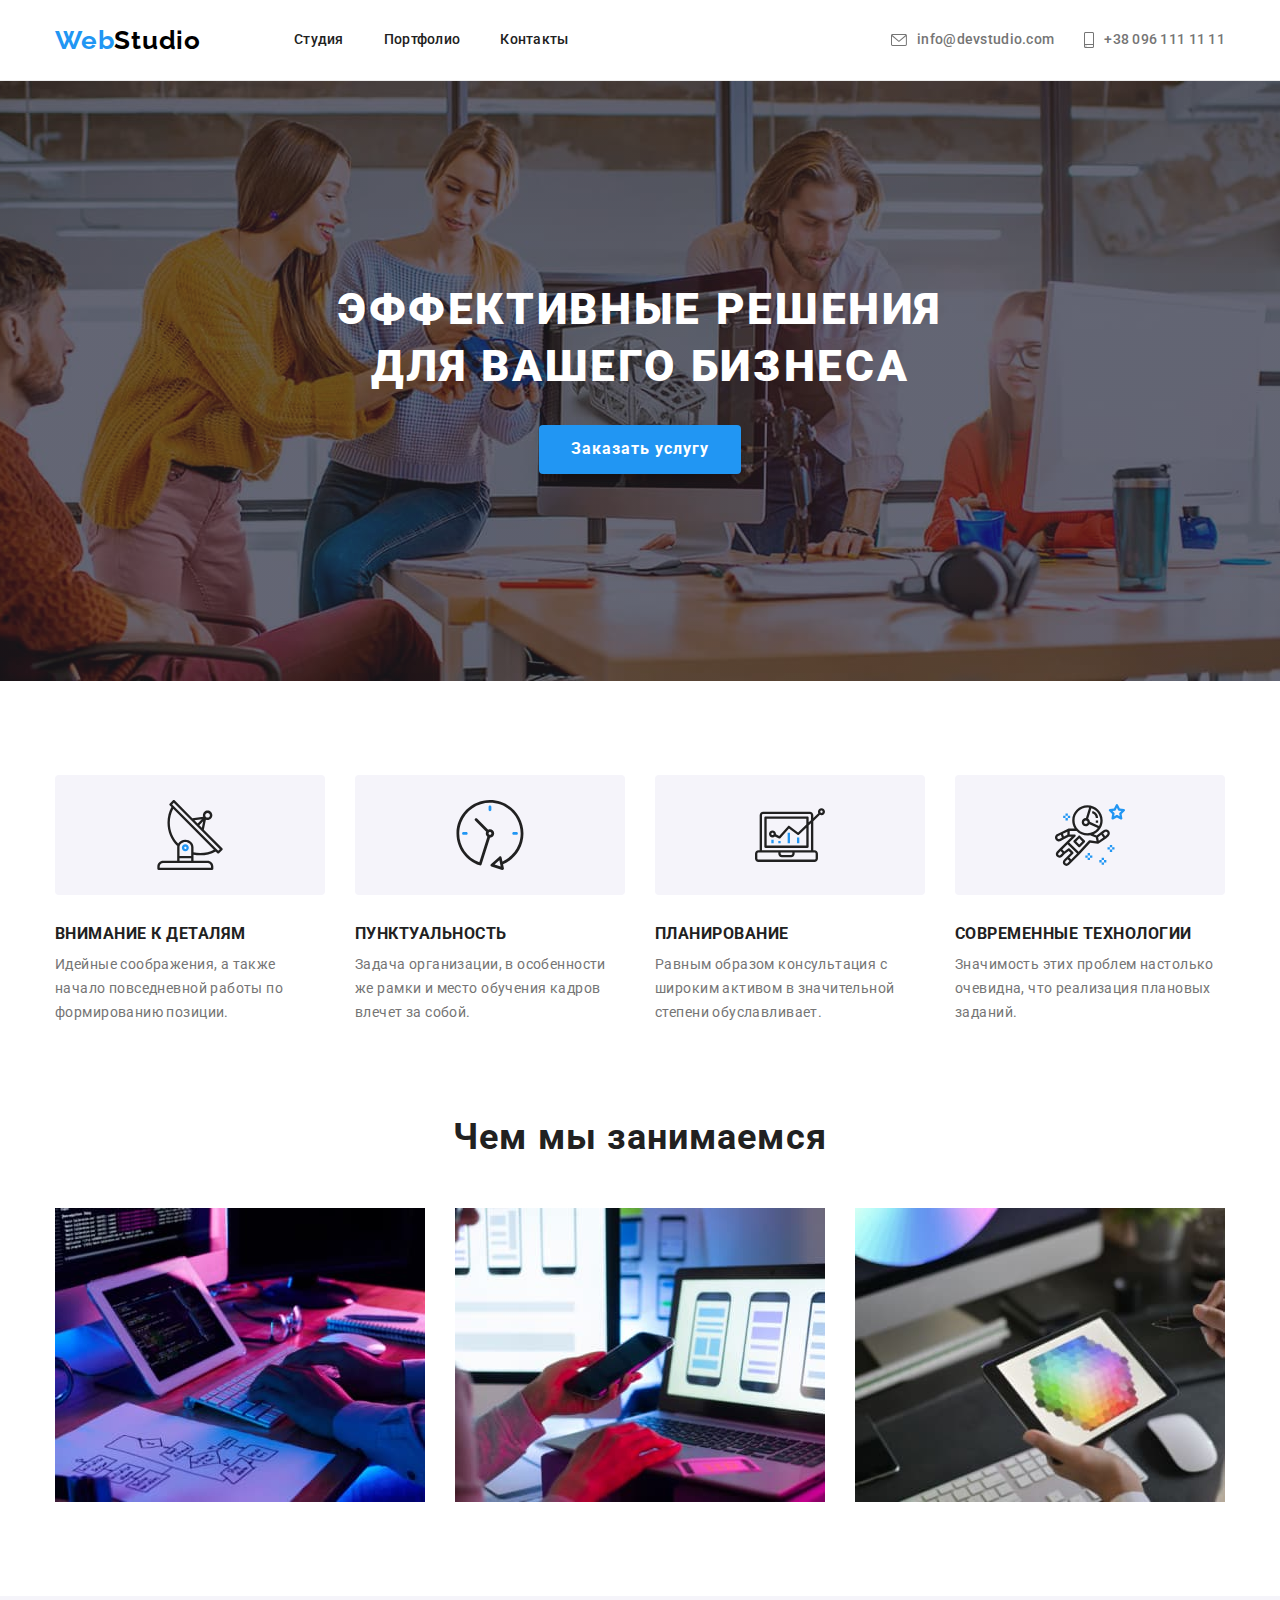
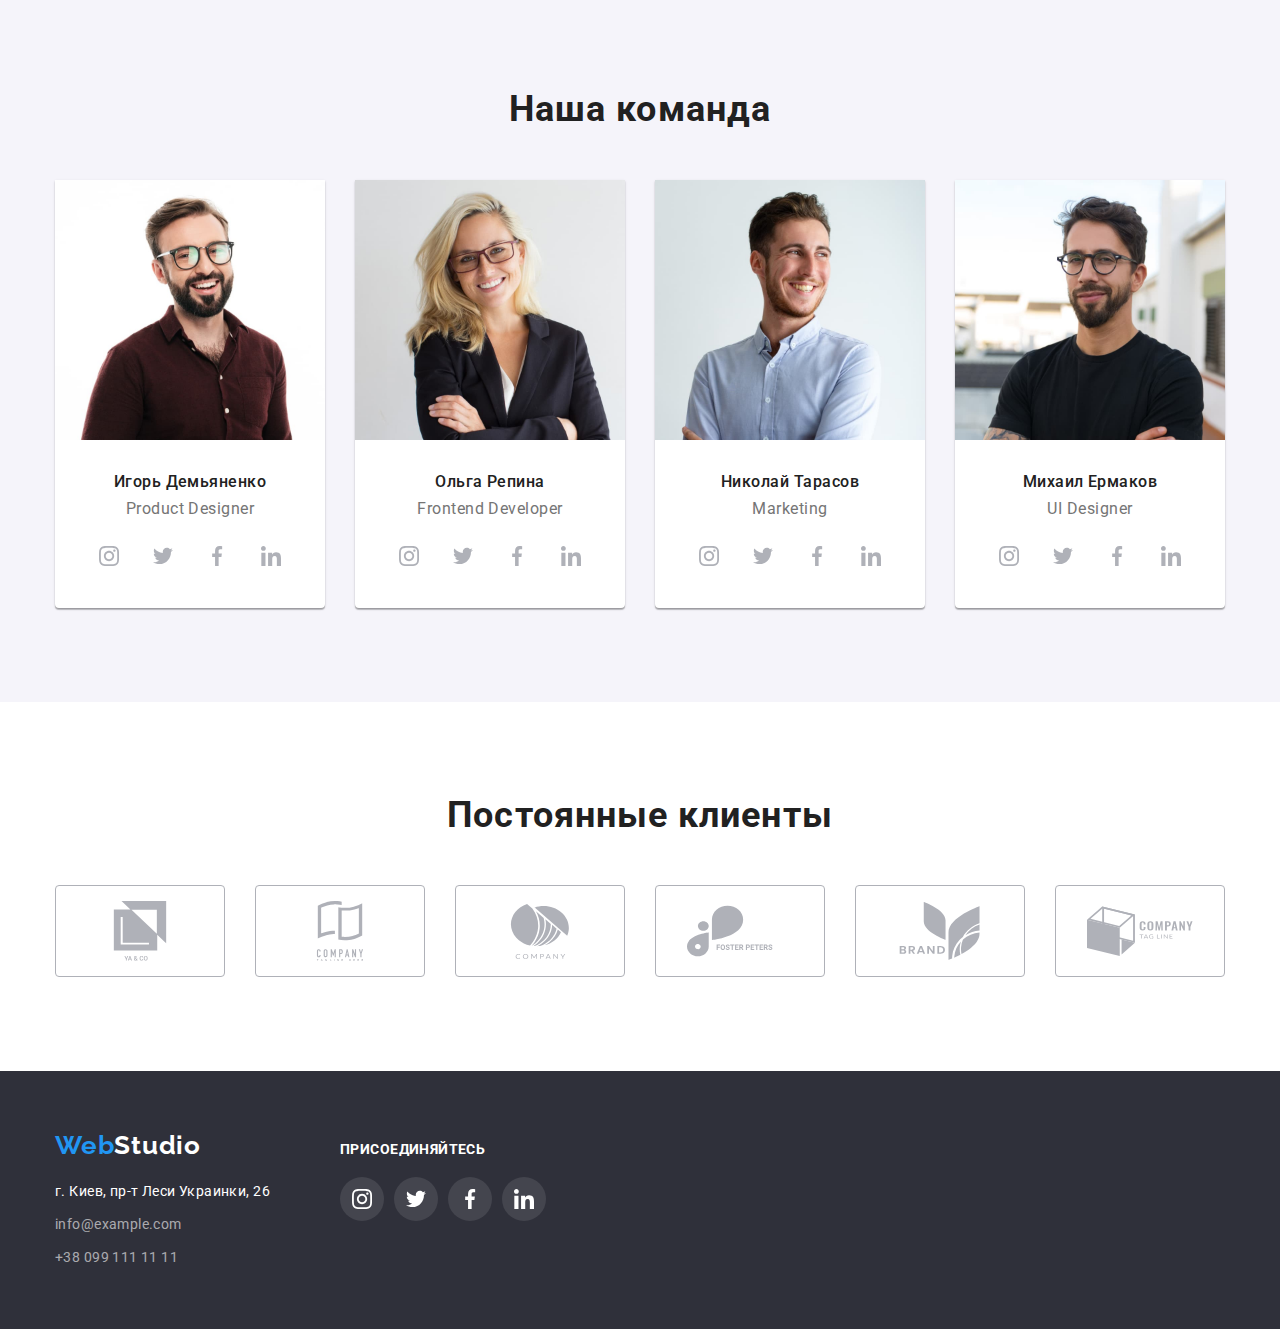
<file: index.html>
<!DOCTYPE html>
<html lang="ru">

<head>
    <meta charset="UTF-8">
    <meta http-equiv="X-UA-Compatible" content="IE=edge">
    <meta name="viewport" content="width=device-width, initial-scale=1.0">
    <title>Dokument1</title>
    <link rel="stylesheet"
        href="https://cdnjs.cloudflare.com/ajax/libs/modern-normalize/1.1.0/modern-normalize.min.css">
    <link rel="stylesheet" href="./css/styles.css">
    <link rel="preconnect" href="https://fonts.googleapis.com">
    <link rel="preconnect" href="https://fonts.gstatic.com" crossorigin>
    <link
        href="https://fonts.googleapis.com/css2?family=Raleway:wght@700&family=Roboto:wght@400;500;700;900&display=swap"
        rel="stylesheet">
</head>

<body>
    <!--Шапка -->
    <header class="page-header">
        <div class="hed-container container">
            <nav class="nav">
                <a href="" class="logo"> Web<span class="span-logo">Studio</span></a>
                <ul class="nav-list">
                    <li class="nav-item"><a href="./index.html" class="nav-link"> Студия</a></li>
                    <li class="nav-item"><a href="./portfolio.html" class="nav-link">Портфолио</a></li>
                    <li class="nav-item"><a href="" class="nav-links">Контакты </a></li>
                </ul>
            </nav>
            <ul class="contakt">
                <li>
                    <a href="mailto:info@devstudio.com" class="contakt-link">
                        <svg class="contact-icon" width="16" height="12">
                            <use href="./images/symbol-defs.svg#icon-envelope"></use>
                        </svg> info@devstudio.com
                    </a>
                </li>
                <li>
                    <a href="tel:+380961111111" class="contakt-link">
                        <svg class="contact-icon" width="10" height="16">
                            <use href="./images/symbol-defs.svg#icon-smartphone-1"></use>
                        </svg>+38 096 111 11 11
                    </a>
                </li>
            </ul>
        </div>
    </header>
    <main>
        <!--Заголовок-->
        <section class="caption overlay">
            <div class="container">
                <h1 class="caption-title">Эффективные решения для вашего бизнеса</h1>
                <button type="button" class="caption-button">Заказать услугу</button>
            </div>

        </section>
        <!--Особенности-->
        <section class="advantage section">
            <div class="container">
                <h2>Наши преимущества</h2>
                <ul class="advantage-list">
                    <li class="advantage-item">
                        <div class="advantage-blok">
                            <svg class="advantage-icon" width="70" height="70">
                                <use href="images/symbol-defs.svg#icon-antenna1"> </use>
                            </svg>
                        </div>
                        <h3>Внимание к деталям</h3>
                        <p class="advantage-content">Идейные соображения, а также начало повседневной работы по
                            формированию
                            позиции.</p>
                    </li>
                    <li class="advantage-item">
                        <div class="advantage-blok">
                            <svg class="advantage-icon" width="70" height="70">
                                <use href="images/symbol-defs.svg#icon-clock1"> </use>
                            </svg>
                        </div>
                        <h3 class="advantage-title">Пунктуальность</h3>
                        <p class="advantage-content">Задача организации, в особенности же рамки и место обучения кадров
                            влечет за
                            собой.</p>
                    </li>
                    <li class="advantage-item">
                        <div class="advantage-blok">
                            <svg class="advantage-icon" width="70" height="70">
                                <use href="images/symbol-defs.svg#icon-diagram1"> </use>
                            </svg>
                        </div>
                        <h3 class="advantage-title">Планирование</h3>
                        <p class="advantage-content">Равным образом консультация с широким активом в значительной
                            степени
                            обуславливает.</p>
                    </li>
                    <li class="advantage-item">
                        <div class="advantage-blok">
                            <svg class="advantage-icon" width="70" height="70">
                                <use href="images/symbol-defs.svg#icon-astronaut1"> </use>
                            </svg>
                        </div>
                        <h3 class="advantage-title">Современные технологии</h3>
                        <p class="advantage-content">Значимость этих проблем настолько очевидна, что реализация плановых
                            заданий.</p>
                    </li>
                </ul>
            </div>
        </section>
        <!--Чем мы занимаемся-->
        <section class="features section">
            <div class="container">
                <h2 class="features-title">Чем мы занимаемся</h2>
                <ul class="features-list">
                    <li class="features-item"><img src="./images/box1.jpg" class="features-picture" alt="создания сайта"
                            width="370"></li>
                    <li class="features-item"><img src="./images/box2.jpg" class="features-picture"
                            alt="делаем дизайн мобильного приложения" width="370"></li>
                    <li class="features-item"><img src="./images/box3.jpg" class="features-picture"
                            alt="делаем дизайн сайта" width="370"></li>
                </ul>
            </div>
        </section>
        <!--Наша команда-->
        <section class="team section">
            <div class="container">
                <h2 class="team-title">Наша команда</h2>
                <ul class="team-list">
                    <li class="team-item"> <img src="./images/img1.jpg" class="team-picture" alt="Игорь Демьяненко"
                            width="270">
                        <div class="team-details">
                            <h3 class="team-name">Игорь Демьяненко</h3>
                            <p class="team-content">Product Designer</p>
                            <ul class="social-list">
                                <li>
                                    <a href="" class="social-link">
                                        <svg class="social-icon" width="20" height="20">
                                            <use href="images/symbol-defs.svg#icon-instagram1"></use>
                                        </svg>
                                    </a>
                                </li>
                                <li>
                                    <a href="" class="social-link">
                                        <svg class="social-icon" width="20" height="20">
                                            <use href="images/symbol-defs.svg#icon-twitter1"></use>
                                        </svg>
                                    </a>
                                </li>
                                <li>
                                    <a href="" class="social-link">
                                        <svg class="social-icon" width="20" height="20">
                                            <use href="images/symbol-defs.svg#icon-facebook1"></use>
                                        </svg>
                                    </a>
                                </li>
                                <li>
                                    <a href="" class="social-link">
                                        <svg class="social-icon" width="20" height="20">
                                            <use href="images/symbol-defs.svg#icon-linkedin1"></use>
                                        </svg>
                                    </a>
                                </li>
                            </ul>
                        </div>
                    </li>
                    <li class="team-item"><img src="./images/img2.jpg" class="team-picture" alt="Ольга Репина"
                            width="270">
                        <div class="team-details">
                            <h3 class="team-name">Ольга Репина</h3>
                            <p class="team-content">Frontend Developer</p>
                            <ul class="social-list">
                                <li>
                                    <a href="" class="social-link">
                                        <svg class="social-icon" width="20" height="20">
                                            <use href="images/symbol-defs.svg#icon-instagram1"></use>
                                        </svg>
                                    </a>
                                </li>
                                <li>
                                    <a href="" class="social-link">
                                        <svg class="social-icon" width="20" height="20">
                                            <use href="images/symbol-defs.svg#icon-twitter1"></use>
                                        </svg>
                                    </a>
                                </li>
                                <li>
                                    <a href="" class="social-link">
                                        <svg class="social-icon" width="20" height="20">
                                            <use href="images/symbol-defs.svg#icon-facebook1"></use>
                                        </svg>
                                    </a>
                                </li>
                                <li>
                                    <a href="" class="social-link">
                                        <svg class="social-icon" width="20" height="20">
                                            <use href="images/symbol-defs.svg#icon-linkedin1"></use>
                                        </svg>
                                    </a>
                                </li>
                            </ul>
                        </div>
                    </li>
                    <li class="team-item"><img src="./images/img3.jpg" class="team-picture" alt="Николай Тарасов"
                            width="270">
                        <div class="team-details">
                            <h3 class="team-name">Николай Тарасов</h3>
                            <p class="team-content">Marketing</p>
                            <ul class="social-list">
                                <li>
                                    <a href="" class="social-link">
                                        <svg class="social-icon" width="20" height="20">
                                            <use href="images/symbol-defs.svg#icon-instagram1"></use>
                                        </svg>
                                    </a>
                                </li>
                                <li>
                                    <a href="" class="social-link">
                                        <svg class="social-icon" width="20" height="20">
                                            <use href="images/symbol-defs.svg#icon-twitter1"></use>
                                        </svg>
                                    </a>
                                </li>
                                <li>
                                    <a href="" class="social-link">
                                        <svg class="social-icon" width="20" height="20">
                                            <use href="images/symbol-defs.svg#icon-facebook1"></use>
                                        </svg>
                                    </a>
                                </li>
                                <li>
                                    <a href="" class="social-link">
                                        <svg class="social-icon" width="20" height="20">
                                            <use href="images/symbol-defs.svg#icon-linkedin1"></use>
                                        </svg>
                                    </a>
                                </li>
                            </ul>
                        </div>
                    </li>
                    <li class="team-item"><img src="./images/img4.jpg" class="team-picture" alt="Михаил Ермаков"
                            width="270">
                        <div class="team-details">
                            <h3 class="team-name">Михаил Ермаков</h3>
                            <p class="team-content">UI Designer</p>
                            <ul class="social-list">
                                <li>
                                    <a href="" class="social-link">
                                        <svg class="social-icon" width="20" height="20">
                                            <use href="images/symbol-defs.svg#icon-instagram1"></use>
                                        </svg>
                                    </a>
                                </li>
                                <li>
                                    <a href="" class="social-link">
                                        <svg class="social-icon" width="20" height="20">
                                            <use href="images/symbol-defs.svg#icon-twitter1"></use>
                                        </svg>
                                    </a>
                                </li>
                                <li>
                                    <a href="" class="social-link">
                                        <svg class="social-icon" width="20" height="20">
                                            <use href="images/symbol-defs.svg#icon-facebook1"></use>
                                        </svg>
                                    </a>
                                </li>
                                <li>
                                    <a href="" class="social-link">
                                        <svg class="social-icon" width="20" height="20">
                                            <use href="images/symbol-defs.svg#icon-linkedin1"></use>
                                        </svg>
                                    </a>
                                </li>
                            </ul>
                        </div>
                    </li>
                </ul>
            </div>
        </section>
        <!--Постоянные клиееты-->
        <section class=" client section">
            <div class="container">
                <h2 class="client-title">Постоянные клиенты</h2>
                <ul class="client-list">
                    <li class="client-item">
                        <a class="client-link" href="#">
                            <svg class="client-icon" width="106" height="60">
                                <use href=" images/symbol-defs.svg#icon-group1"></use>
                            </svg>
                        </a>
                    </li>
                    <li class="client-item">
                        <a class="client-link" href="#">
                            <svg class="client-icon" width="106" height="60">
                                <use href=" images/symbol-defs.svg#icon-group2"></use>
                            </svg>
                        </a>
                    </li>
                    <li class="client-item">
                        <a class="client-link" href="#">
                            <svg class="client-icon" width="106" height="60">
                                <use href="images/symbol-defs.svg#icon-group3"></use>
                            </svg>
                        </a>
                    </li>
                    <li class="client-item">
                        <a class="client-link" href="#">
                            <svg class="client-icon" width="106" height="60">
                                <use href="images/symbol-defs.svg#icon-group4"></use>
                            </svg>
                        </a>
                    </li>
                    <li class="client-item">
                        <a class="client-link" href="#">
                            <svg class="client-icon" width="106" height="60">
                                <use href="images/symbol-defs.svg#icon-group5"></use>
                            </svg>
                        </a>
                    </li>
                    <li class="client-item">
                        <a class="client-link" href="#">
                            <svg class="client-icon" width="106" height="60">
                                <use href="images/symbol-defs.svg#icon-group6"></use>
                            </svg>
                        </a>
                    </li>
                </ul>
            </div>

        </section>
    </main>
    <footer class="footer">
        <div class="container">
            <div class="footer-info">
                <a href="" class="footlogo logo"> Web<span class="footer-logo">Studio</span></a>
                <address class="footer-contact">
                    <ul class="footer-list">
                        <li class="footer-item"> <a href="" class="footer-adress">г. Киев, пр-т Леси Украинки, 26</a>
                        </li>
                        <li class="footer-item"> <a href="" class="footer-link"> info@example.com</a></li>
                        <li class="footer-item"><a href="" class="footer-link"> +38 099 111 11 11</a></li>
                    </ul>
                </address>
            </div>
            <div class="follow">
                <h3>Присоединяйтесь</h3>
                <ul class="follow-list">
                    <li><a href="" class="follow-link">
                            <svg class="follow-icon" width="20" height="20">
                                <use href="images/symbol-defs.svg#icon-instagram1"></use>
                            </svg>
                        </a></li>
                    <li><a href="" class="follow-link">
                            <svg class="follow-icon" width="20" height="20">
                                <use href="images/symbol-defs.svg#icon-twitter1"></use>
                            </svg>
                        </a></li>
                    <li><a href="" class="follow-link">
                            <svg class="follow-icon" width="20" height="20">
                                <use href="images/symbol-defs.svg#icon-facebook1"></use>
                            </svg>
                        </a></li>
                    <li><a href="" class="follow-link">
                            <svg class="follow-icon" width="20" height="20">
                                <use href="images/symbol-defs.svg#icon-linkedin1"></use>
                            </svg>
                        </a>
                    </li>
                </ul>
            </div>
        </div>
    </footer>
</body>

</html>
</file>
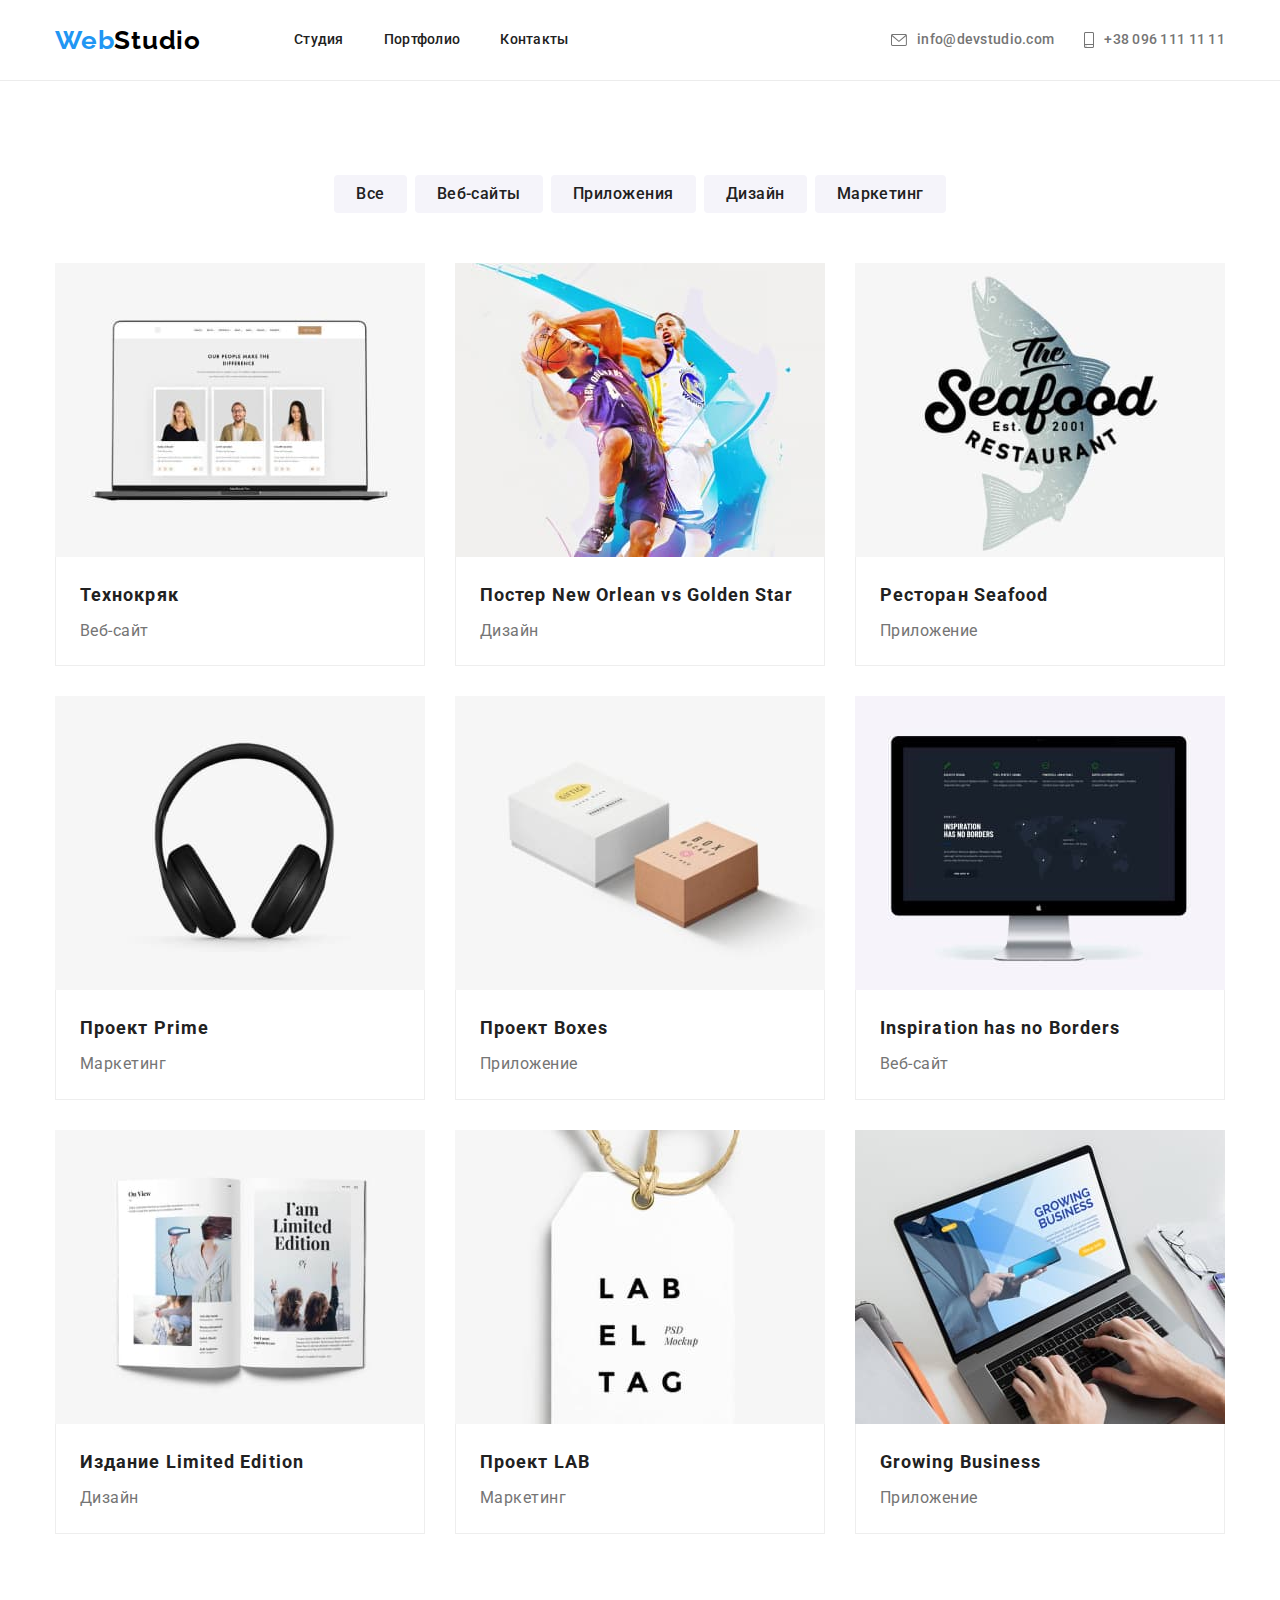
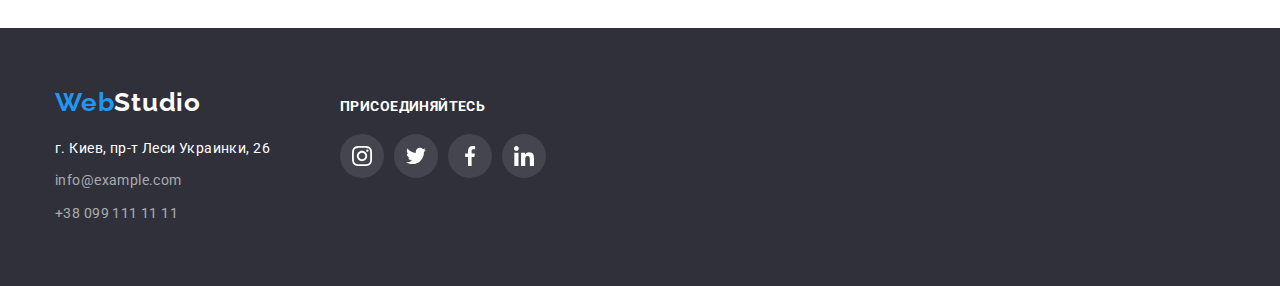
<file: portfolio.html>
<!DOCTYPE html>
<html lang="ru">

<head>
    <meta charset="UTF-8">
    <meta http-equiv="X-UA-Compatible" content="IE=edge">
    <meta name="viewport" content="width=device-width, initial-scale=1.0">
    <title>Dokument1</title>
    <link rel="stylesheet"
        href="https://cdnjs.cloudflare.com/ajax/libs/modern-normalize/1.1.0/modern-normalize.min.css">
    <link rel="stylesheet" href="./css/styles.css">
    <link rel="preconnect" href="https://fonts.googleapis.com">
    <link rel="preconnect" href="https://fonts.gstatic.com" crossorigin>
    <link
        href="https://fonts.googleapis.com/css2?family=Raleway:wght@700&family=Roboto:wght@400;500;700;900&display=swap"
        rel="stylesheet">
</head>

<body>
    <!--Шапка -->
    <header class="page-header">
        <div class="hed-container container">
            <nav class="nav">
                <a href="" class="logo"> Web<span class="span-logo">Studio</span></a>
                <ul class="nav-list">
                    <li class="nav-item"><a href="./index.html" class="nav-link"> Студия</a></li>
                    <li class="nav-item"><a href="./portfolio.html" class="nav-link">Портфолио</a></li>
                    <li class="nav-item"><a href="" class="nav-links">Контакты </a></li>
                </ul>
            </nav>
            <ul class="contakt">
                <li>
                    <a href="mailto:info@devstudio.com" class="contakt-link">
                        <svg class="contact-icon" width="16" height="12">
                            <use href="./images/symbol-defs.svg#icon-envelope"></use>
                        </svg> info@devstudio.com
                    </a>
                </li>
                <li>
                    <a href="tel:+380961111111" class="contakt-link">
                        <svg class="contact-icon" width="10" height="16">
                            <use href="./images/symbol-defs.svg#icon-smartphone-1"></use>
                        </svg>+38 096 111 11 11
                    </a>
                </li>
            </ul>
        </div>
    </header>
    <main>
        <!--Здесь одна секция-->
        <section class="portfolio section">
            <div class="container">
                <h1>Portfolio</h1>
                <ul class="button-list">
                    <li class="button-item"><button type="button">Все</button></li>
                    <li class="button-item"><button type="button">Веб-сайты</button></li>
                    <li class="button-item"><button type="button">Приложения</button></li>
                    <li class="button-item"><button type="button">Дизайн</button></li>
                    <li class="button-item"><button type="button">Маркетинг</button></li>
                </ul>
                <ul class="portfolio-list">
                    <li class="portfolio-item">
                        <a href="" class="portfolio-link">
                            <img src="./images/img5.jpg" class="portfolio-picture" alt="макет сайта на ноутбуке"
                                width="370">
                            <div class="portfolio-details">
                                <h2>Технокряк</h2>
                                <p>Веб-сайт</p>
                            </div>
                        </a>
                    </li>
                    <li class="portfolio-item">
                        <a href="" class="portfolio-link">
                            <img src="./images/img6.jpg" class="portfolio-picture" alt="волейболисты" width="370">
                            <div class="portfolio-details">
                                <h2>Постер New Orlean vs Golden Star</h2>
                                <p>Дизайн</p>
                            </div>
                        </a>
                    </li>
                    <li class="portfolio-item">
                        <a href="" class="portfolio-link">
                            <img src="./images/img7.jpg" class="portfolio-picture" alt="макет приложения" width="370">
                            <div class="portfolio-details">
                                <h2>Ресторан Seafood</h2>
                                <p>Приложение</p>
                            </div>
                        </a>
                    </li>
                    <li class="portfolio-item">
                        <a href="" class="portfolio-link">
                            <img src="./images/img8.jpg" class="portfolio-picture" alt="наушники" width="370">
                            <div class="portfolio-details">
                                <h2>Проект Prime</h2>
                                <p>Маркетинг</p>
                            </div>
                        </a>
                    </li>
                    <li class="portfolio-item">
                        <a href="" class="portfolio-link">
                            <img src="./images/img9.jpg" class="portfolio-picture" alt="коробочки" width="370">
                            <div class="portfolio-details">
                                <h2>Проект Boxes</h2>
                                <p>Приложение</p>
                            </div>
                        </a>
                    </li>
                    <li class="portfolio-item">
                        <a href="" class="portfolio-link">
                            <img src="./images/img10.jpg" class="portfolio-picture" alt="монитор" width="370">
                            <div class="portfolio-details">
                                <h2>Inspiration has no Borders</h2>
                                <p>Веб-сайт</p>
                            </div>
                        </a>
                    </li>
                    <li class="portfolio-item">
                        <a href="" class="portfolio-link">
                            <img src="./images/img11.jpg" class="portfolio-picture" alt="книга" width="370">
                            <div class="portfolio-details">
                                <h2>Издание Limited Edition</h2>
                                <p>Дизайн</p>
                            </div>
                        </a>
                    </li>
                    <li class="portfolio-item">
                        <a href="" class="portfolio-link">
                            <img src="./images/img12.jpg" class="portfolio-picture" alt="бейдж" width="370">
                            <div class="portfolio-details">
                                <h2>Проект LAB</h2>
                                <p>Маркетинг</p>
                            </div>
                        </a>
                    </li>
                    <li class="portfolio-item">
                        <a href="" class="portfolio-link">
                            <img src="./images/img13.jpg" class="portfolio-picture" alt="макет приложения на ноутбуке"
                                width="370">
                            <div class="portfolio-details">
                                <h2>Growing Business</h2>
                                <p>Приложение</p>
                            </div>
                        </a>

                    </li>
                </ul>
            </div>
        </section>
    </main>
    <footer class="footer">
        <div class="container">
            <div class="footer-info">
                <a href="" class="footlogo logo"> Web<span class="footer-logo">Studio</span></a>
                <address class="footer-contact">
                    <ul class="footer-list">
                        <li class="footer-item"> <a href="" class="footer-adress">г. Киев, пр-т Леси Украинки, 26</a>
                        </li>
                        <li class="footer-item"> <a href="" class="footer-link"> info@example.com</a></li>
                        <li class="footer-item"><a href="" class="footer-link"> +38 099 111 11 11</a></li>
                    </ul>
                </address>
            </div>
            <div class="follow">
                <h3>Присоединяйтесь</h3>
                <ul class="follow-list">
                    <li><a href="" class="follow-link">
                            <svg class="follow-icon" width="20" height="20">
                                <use href="images/symbol-defs.svg#icon-instagram1"></use>
                            </svg>
                        </a></li>
                    <li><a href="" class="follow-link">
                            <svg class="follow-icon" width="20" height="20">
                                <use href="images/symbol-defs.svg#icon-twitter1"></use>
                            </svg>
                        </a></li>
                    <li><a href="" class="follow-link">
                            <svg class="follow-icon" width="20" height="20">
                                <use href="images/symbol-defs.svg#icon-facebook1"></use>
                            </svg>
                        </a></li>
                    <li><a href="" class="follow-link">
                            <svg class="follow-icon" width="20" height="20">
                                <use href="images/symbol-defs.svg#icon-linkedin1"></use>
                            </svg>
                        </a></li>
                </ul>
            </div>
        </div>
    </footer>
</body>

</html>
</file>
<file: css/styles.css>
body {
    font-family: "Roboto", sans-serif;
    font-size: 14px;
    background-color: var(--background-color);
    color: var(--page-text-color);

  
}
:root{
    --primary-text-color: #212121;
    --title-text-color: #FFFFFF;
    --accent-text-color: #2196F3;
    --page-text-color:#757575;
    --footer-link-color: #FFFFFF99;
    --logo-color:  #000000;
    --background-color:#FFFFFF;
    --background-color-main:#2F303A;
    --background-button-portfolio: #F5F4FA;
    --background-button-hover: #2196F3;
    --box-shadow-portfolio:0px 4px 4px 0px #00000040;
    --box-shadow-portlolio-button :0px 2px 2px 0px #0000001F,

 0px 1px 2px 0px #00000014,

 0px 3px 1px 0px #0000001A;

    --box-shadow-button-hover: 0px 2px 2px 0px #0000001F;
    box-shadow: 0px 1px 2px 0px #00000014;
    box-shadow: 0px 3px 1px 0px #0000001A;
    --portfolio-border-radius: 4px;
    --primery-icon-color: #AFB1B8;

}
a{
    text-decoration: none;
}
h1, h2, h3, p{
    margin: 0;
    list-style: none;
}
ul{
list-style: none;
margin: 0;
padding: 0;
}

li {
    display: inline-block;
}

.section{
    /*padding-top: 94px;
    padding-bottom: 94px;*/
    padding: 94px 0;
}

.page-header {
    border-bottom:  1px solid #ECECEC;
}
.container {
    width: 1200px;
    margin-left: auto;
    margin-right: auto;
    padding-left: 15px;
    padding-right: 15px;
}

.hed-container {
    display: flex;
    align-items: center;
 }

 .logo{
    font-family: Raleway;
    font-weight: bold;
    font-size: 26px;
    line-height: 1.1;
    letter-spacing: 0.03em;
    color: var(--accent-text-color);
    margin-right: 93px;
 }
 .span-logo{
     color: var(--logo-color);
 }
 .nav{
     display: flex;
     align-items: center;
     margin-left: 93px;
     margin-left: 0;
     
 }
 .nav-list {
     display: flex;

 }

 .nav-item:not(:last-child) {
     margin-right: 40px;
 }

 /*.nav-list .item + .item{
     margin-left: 40px;
 }*/

 .nav-list a {
    font-weight: 500;
    line-height:1.1;
    letter-spacing: 0.02em;
    color: var(--primary-text-color);
    display: block;
     padding-top: 32px;
     padding-bottom: 32px;
   

 }
 .nav-link:hover, 
 .nav-link:focus  {
     color: var(--accent-text-color);
     cursor: pointer;
 }

 .contakt {
    display: flex;
    margin-left: auto;
 }
/*.contakt-item:not(:last-child){
    margin-right: 50px;
}*/


 .contakt .contakt-link{
    font-weight: 500;
    font-size: 14px;
    line-height: 1.1;
    letter-spacing: 0.02em;
     color:var(--page-text-color);
     display: flex;
     padding: 32px 0;
     align-items: center;
 
 }

 .contakt >li:not(:last-child){
     margin-right: 30px;
 }
.contakt-link:hover,
.contakt-link:focus
{
    color: var(--accent-text-color);
}

 .contact-icon{
    margin-right: 10px;
    fill: currentColor;
}
/*.contact-icon:hover{
    fill: var(--background-button-hover);
}*/


.caption{

    margin: auto;
    padding-top: 200px;
    padding-bottom: 200px;
    background: var(--background-color-main);
}

/*стилізація фото заголовка, лінійний градієнт*/

.overlay{
    max-width: 1600px;
    height: 600px;
    margin-left: auto;
    margin-right: auto;
    background-image: linear-gradient(to right, rgba(47, 48, 58, 0.4),
    rgba(47, 48, 58, 0.4)),
    url("../images/Img14.jpg");
    background-repeat: no-repeat;
    background-position: center;
    background-size: cover;
}

/* кінець стилізація фото заголовка, лінійний градієнт*/

.caption-title{
    font-weight: 900;
    font-size: 44px;
    line-height: 1.3;
    text-align: center;
    letter-spacing: 0.06em;
    text-transform: uppercase;
    color: var(--title-text-color);
    width: 696px;
    margin-left: auto;
    margin-right: auto;
    margin-bottom: 30px;
}
.caption-button{
    font-weight: bold;
    font-size: 16px;
    line-height: 1.8;
    display: flex;
    align-items: center;
    text-align: center;
    letter-spacing: 0.06em;
    color: var(--title-text-color);
    background-color: var(--accent-text-color);
    margin-left: auto;
    box-shadow: 0px 4px 4px rgba(0, 0, 0, 0.15);
    margin-right: auto;
    padding: 10px 32px;
    border-radius: 4px;
    border: none;
}

/*Секкція Особливості Advantage*/

.advantage{
   padding-bottom: 0;
}
.advantage-list{
    display: flex;
}
.advantage-item{
    width: 270px;
}
.advantage-item:not(:first-child) {
      margin-left: 30px;
}
.advantage-blok {
    display: flex;
    height: 120px;
    background: var(--background-button-portfolio);
    border-radius: 4px;
   /*background-image: url("../images/symbol-defs.svg#icon-antenna1");*/
    margin-bottom: 30px;
    align-items: center;
    justify-content: center;
}

/*Інший варіант для не інтерактивних елементів додавати фото через бекграунд імедж*/
 /*.advantage-item:nth-child(1) {
   background-image: url("../images/symbol-defs.svg#icon-antenna1");
  

 .advantage-item:nth-child(2)::before{
     background-image: url("../images/symbol-defs.svg#icon-clock1");
    
 }
  .advantage-item:nth-child(3)::before{
     background-image: url("../images/diagram1.png");
 }*/


.advantage h2{
     position: absolute;
     width: 1px;
     height: 1px;
     margin: -1px;
     padding: 0;
     overflow: hidden;
     border: 0;
     clip: rect(0000);
}
.advantage-item h3 {
    line-height: 1.1;
    letter-spacing: 0.03em;
    text-transform: uppercase;
    color: var(--primary-text-color);
    margin-bottom: 10px;
}

.advantage-list p{
    line-height: 1.7;
    letter-spacing: 0.03em;
    color: var(--page-text-color);
}
.features {
 
}
.features-title{
    font-weight: bold;
    font-size: 36px;
    line-height: 1.1;
    text-align: center;
    letter-spacing: 0.03em;
    color: var(--primary-text-color);
    margin-bottom: 50px;
}
.features-list{
    display: flex;
    /*justify-content: space-between;
    list-style: none;*/
  /*margin: 0 auto;*/
    align-items: center;
}

.features-item:not(:first-child) {
      margin-left: 30px;
}


 .features-picture {
     display: block;
     max-width: 100%;
     height: auto;
 }

/*Секція наша команда*/

.team{
   background: #F5F4FA; 
   margin-left: auto;
   margin-right: auto;

}

.team-title{
    font-weight: bold;
    font-size: 36px;
    line-height: 1.1;
    text-align: center;
    letter-spacing: 0.03em;
    color: var(--primary-text-color);
    margin-bottom: 50px;
}
.team-list{
    display: flex;
    /*justify-content: space-between;*/
    margin-left: auto;
    margin-right: auto;
}
.team-details {
  padding-top: 30px;
  padding-bottom: 30px;
}
.team-item{
    width: calc((100% - 90px) / 4);
    border-radius: 0px 0px 4px 4px;
    background-color:var(--background-color);
    box-shadow: 0px 1px 3px rgba(0, 0, 0, 0.12), 0px 1px 1px rgba(0, 0, 0, 0.14), 0px 2px 1px rgba(0, 0, 0, 0.2);


}
.team-item:not(:first-child) {
    margin-left: 30px;
}

.team-name{
    font-weight: 500;
    font-size: 16px;
    line-height: 1.1;
    text-align: center;
    letter-spacing: 0.03em;
    color: var(--primary-text-color);
    margin-bottom: 10px;

}
.team-content{
    font-weight: normal;
    font-size: 16px;
    line-height: 1.1;
    text-align: center;
    letter-spacing: 0.03em;
    color: var(--page-text-color);
    margin-bottom: 16px;

}
.team-picture{
    max-width: 100%;
    height: auto;
   
}

.social-list{
    display: flex;
    justify-content: center;
   
}

.social-list li:not(:last-child){
    margin-right: 10px;
}
.social-link{
    display: flex;
    width: 44px;
    height: 44px;
    border-radius: 50%;
    align-items: center;
    justify-content: center;
    background-color: var(--background-color);
}
.social-link:hover,
.social-link:focus
{
   background-color: var(--background-button-hover);
}

.social-icon{
    fill: var(--primery-icon-color);
}

.social-link:hover .social-icon{
    fill: var(--title-text-color);
}

/*Секція наші клієнти*/

.client-list{
    display: flex;
    justify-content: space-between;
  
}
.client-title{
     font-weight: bold;
    font-size: 36px;
    line-height: 1.1;
    text-align: center;
    letter-spacing: 0.03em;
    color: var(--primary-text-color);
    margin-bottom: 50px;
}

/*.client-item{
    background-color:var(--background-color);
     width: calc((100% - 150px) / 6);
     border: 1px solid #AFB1B8;
    box-sizing: border-box;
    border-radius: 4px;

}*/

/*.client-item:not(:first-child) {
    margin-left: 30px;
}*/ 
.client-link {
    display: flex;
    align-items: center;
    justify-content: center;
    width: 170px;
    height: 92px;
     border: 1px solid var(--primery-icon-color);
     background-color: var(--background-color);
    border-radius: 4px;
    
}
.client-link:hover,
.client-link:focus      
 {
     border-color: var(--background-button-hover);

}

.client-link:hover .client-icon,
.client-link:focus .client-icon
{
   fill: var(--background-button-hover);

}
.client-icon {
    fill: var(--primery-icon-color);
  
}
/*.client-icon:hover{
    fill: var(--background-button-hover);
}*/

/*Кінець секції Постійні клієнти*/

/* Старт Футер*/

.footer{
    padding-top: 60px;
    padding-bottom: 60px;
    background: var(--background-color-main);
 
}
.footer .container{
    display: flex;
    align-items: baseline;
  
}
.footer-logo{
    color: var(--title-text-color);
}
.footlogo{
    display: inline-block;
    margin: 0 auto;
    margin-bottom: 20px;
   

}
.footer-adress{
    font-style: normal;
    font-weight: normal;
    font-size: 14px;
    line-height: 1.7;
    letter-spacing: 0.03em;
    color: var(--background-color);

}
.footer-list{
    display: inline-block;
    
}

.footer-list > li {
display: block;
}
.footer-item:not(:last-child) {
    margin-bottom: 9px;
}

.footer-link{
    font-style: normal;
    font-weight: normal;
    font-size: 14px;
    line-height: 1.7;
    letter-spacing: 0.03em;
    color: var(--footer-link-color);

}
.footer-link:hover,
.footer-link:focus{
    color: var(--accent-text-color);

}

.follow{
    margin-left: 70px;
   
}

.follow h3{
    font-weight: bold;
    font-size: 14px;
    line-height: 16px;
    letter-spacing: 0.03em;
    text-transform: uppercase;
    color: var(--title-text-color);
    margin-bottom: 20px;
}

.follow-list{
    display: flex;
    justify-content: space-between;
}
.follow-list li:not(:last-child){
    margin-right: 10px;
}
.follow-link{
    display: flex;
    width: 44px;
    height: 44px;
    border-radius: 50%;
    align-items: center;
    justify-content: center;
    background: rgba(255, 255, 255, 0.1);
  
}
.follow-icon{
    fill: var(--title-text-color);
}
.follow-link:hover{
    background-color: var(--background-button-hover);
}


/*Кінець футера*/


/*Portfolio*/

.portfolio h1{
     position: absolute;
     width: 1px;
     height: 1px;
     margin: -1px;
     padding: 0;
     overflow: hidden;
     border: 0;
     clip: rect(0000);
 }


.button-list {
    display: flex;
    justify-content: center;
    margin: 0 auto 50px;
  
   
}
.button-list .button-item + .button-item {
    margin-left: 8px;
}

.button-item:hover {
    box-shadow: 0px 3px 1px rgba(0, 0, 0, 0.1), 0px 1px 2px rgba(0, 0, 0, 0.08), 0px 2px 2px rgba(0, 0, 0, 0.12);
}
.button-list button {
    font-weight: 500;
    font-size: 16px;
    line-height: 1.6;
    text-align: center;
    letter-spacing: 0.03em;
    color: var(--primary-text-color);
    background: var(--background-button-portfolio);
    border-radius: var(--portfolio-border-radius);
    border: none;
    padding: 6px 22px;
}
.button-list button:hover,
.button-list button:focus
{
    background: var(--background-button-hover);
    color: var(--title-text-color);
    box-shadow: var(--box-shadow-portlolio-button);
    cursor: pointer;
    border-radius: var(--portfolio-border-radius);
    border: none;
 
}
/*.button-list button:focus {
    background: var(--background-button-hover);
    color: var(--title-text-color);
    box-shadow: var(--box-shadow-portlolio-button);
    border-radius: var(--portfolio-border-radius);
   
 
}*/     

.portfolio-list {
    display: flex;
    flex-wrap: wrap;

}

 visual-hidden {
     position: absolute;
     width: 1px;
     height: 1px;
     margin: -1px;
     padding: 0;
     overflow: hidden;
     border: 0;
     clip: rect(0000);
 }

.portfolio-item {
    background-color: var(--background-color);
    width: 370px;
    margin-right: 30px;
    margin-bottom: 30px;
 }

 .portfolio-link{
     display: block;
 }
 .portfolio-link:hover,
 .portfolio-link:focus
 {
     box-shadow: 0px 1px 1px rgba(0, 0, 0, 0.12), 0px 4px 4px rgba(0, 0, 0, 0.06), 1px 4px 6px rgba(0, 0, 0, 0.16);
 }

.portfolio-item:nth-child(3n) {
    margin-right: 0;
}

 .portfolio-item:nth-last-child(-n + 3) {
  margin-bottom: 0;
}
 .portfolio-picture {
      display: block;
     max-width: 100%;
     height: auto;
    
     
 }
 .portfolio-details{
    display: block;
    width: 370px;
    padding: 20px 0;
    border-bottom: 1px solid #EEEEEE;;
    border-left: 1px solid #EEEEEE;;
    border-right: 1px solid #EEEEEE;;
 }
.portfolio-item h2{
    font-weight: bold;
    font-size: 18px;
    line-height: 2;
    letter-spacing: 0.06em;
    color:var(--primary-text-color);
    margin-bottom: 4px;
    margin-left: 24px;
}
.portfolio-item p{
font-size: 16px;
line-height: 1.8;
letter-spacing: 0.03em;
color: var(--page-text-color);
margin-left: 24px;
}

/*.card:hover
{
    box-shadow: 0px 1px 1px rgba(0, 0, 0, 0.12), 0px 4px 4px rgba(0, 0, 0, 0.06), 1px 4px 6px rgba(0, 0, 0, 0.16);
}*/
</file>
